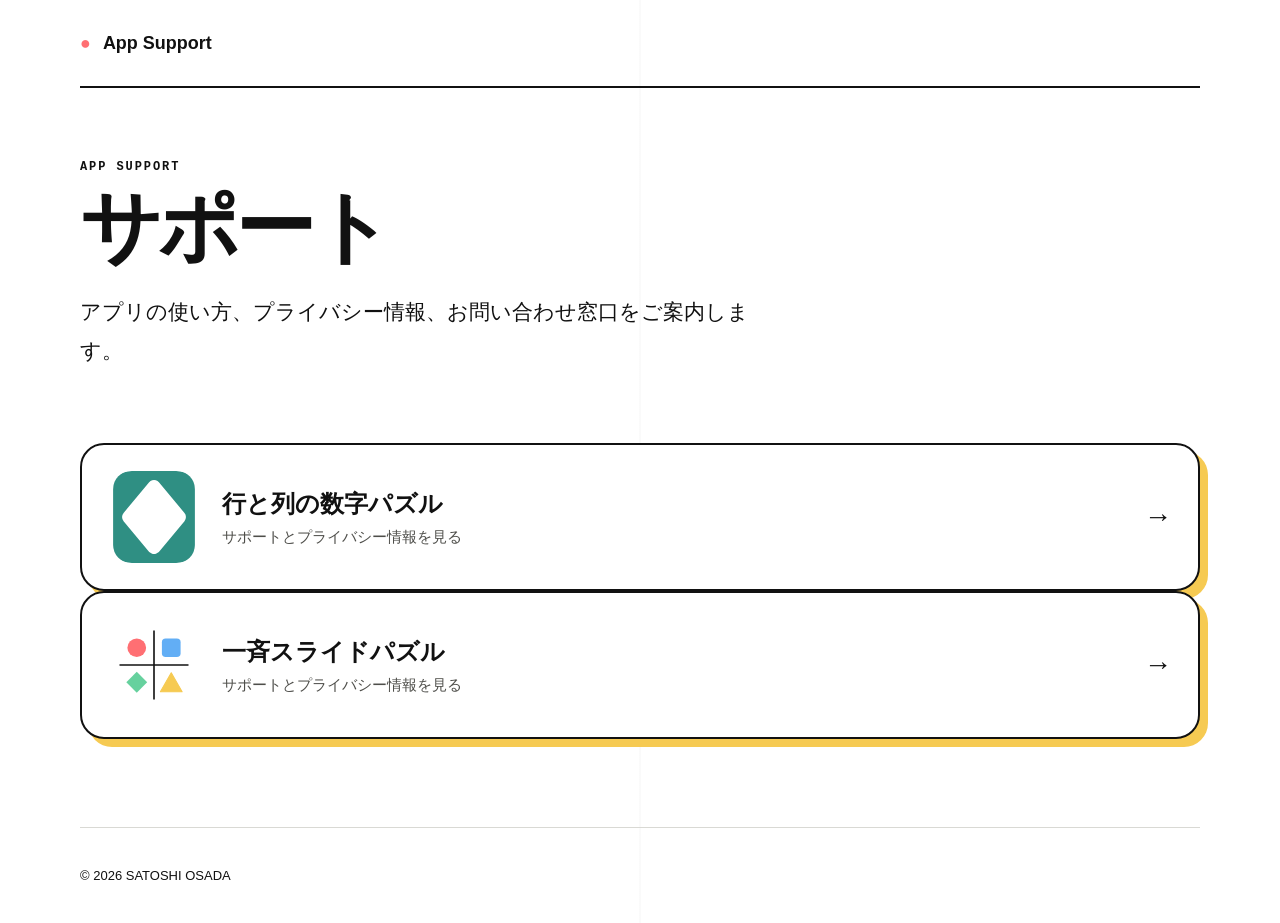
<file: index.html>
<!doctype html>
<html lang="ja">
  <head>
    <meta charset="utf-8" />
    <meta name="viewport" content="width=device-width, initial-scale=1" />
    <meta name="description" content="fonvtes5-techが提供するアプリのサポート情報です。" />
    <meta name="robots" content="index,follow" />
    <title>App Support</title>
    <link rel="icon" href="/assets/simultaneous-slide-puzzle/favicon.svg" type="image/svg+xml" />
    <link rel="stylesheet" href="/assets/site.css" />
  </head>
  <body>
    <main>
      <header class="site-header">
        <a class="brand" href="/" aria-label="App Support ホーム">
          <span class="brand-mark" aria-hidden="true">●</span>
          <span>App Support</span>
        </a>
      </header>

      <section class="portal-hero">
        <p class="eyebrow">APP SUPPORT</p>
        <h1>サポート</h1>
        <p class="lead">アプリの使い方、プライバシー情報、お問い合わせ窓口をご案内します。</p>
      </section>

      <section class="app-list" aria-label="アプリ一覧">
        <a class="app-card" href="/zero-nine-logic/">
          <img src="/assets/zero-nine-logic/app-icon.svg" width="92" height="92" alt="" />
          <span>
            <strong>行と列の数字パズル</strong>
            <small>サポートとプライバシー情報を見る</small>
          </span>
          <span class="arrow" aria-hidden="true">→</span>
        </a>
        <a class="app-card" href="/simultaneous-slide-puzzle/">
          <img src="/assets/simultaneous-slide-puzzle/app-icon.svg" width="92" height="92" alt="" />
          <span>
            <strong>一斉スライドパズル</strong>
            <small>サポートとプライバシー情報を見る</small>
          </span>
          <span class="arrow" aria-hidden="true">→</span>
        </a>
      </section>

      <footer>
        <span>© 2026 SATOSHI OSADA</span>
      </footer>
    </main>
  </body>
</html>
</file>
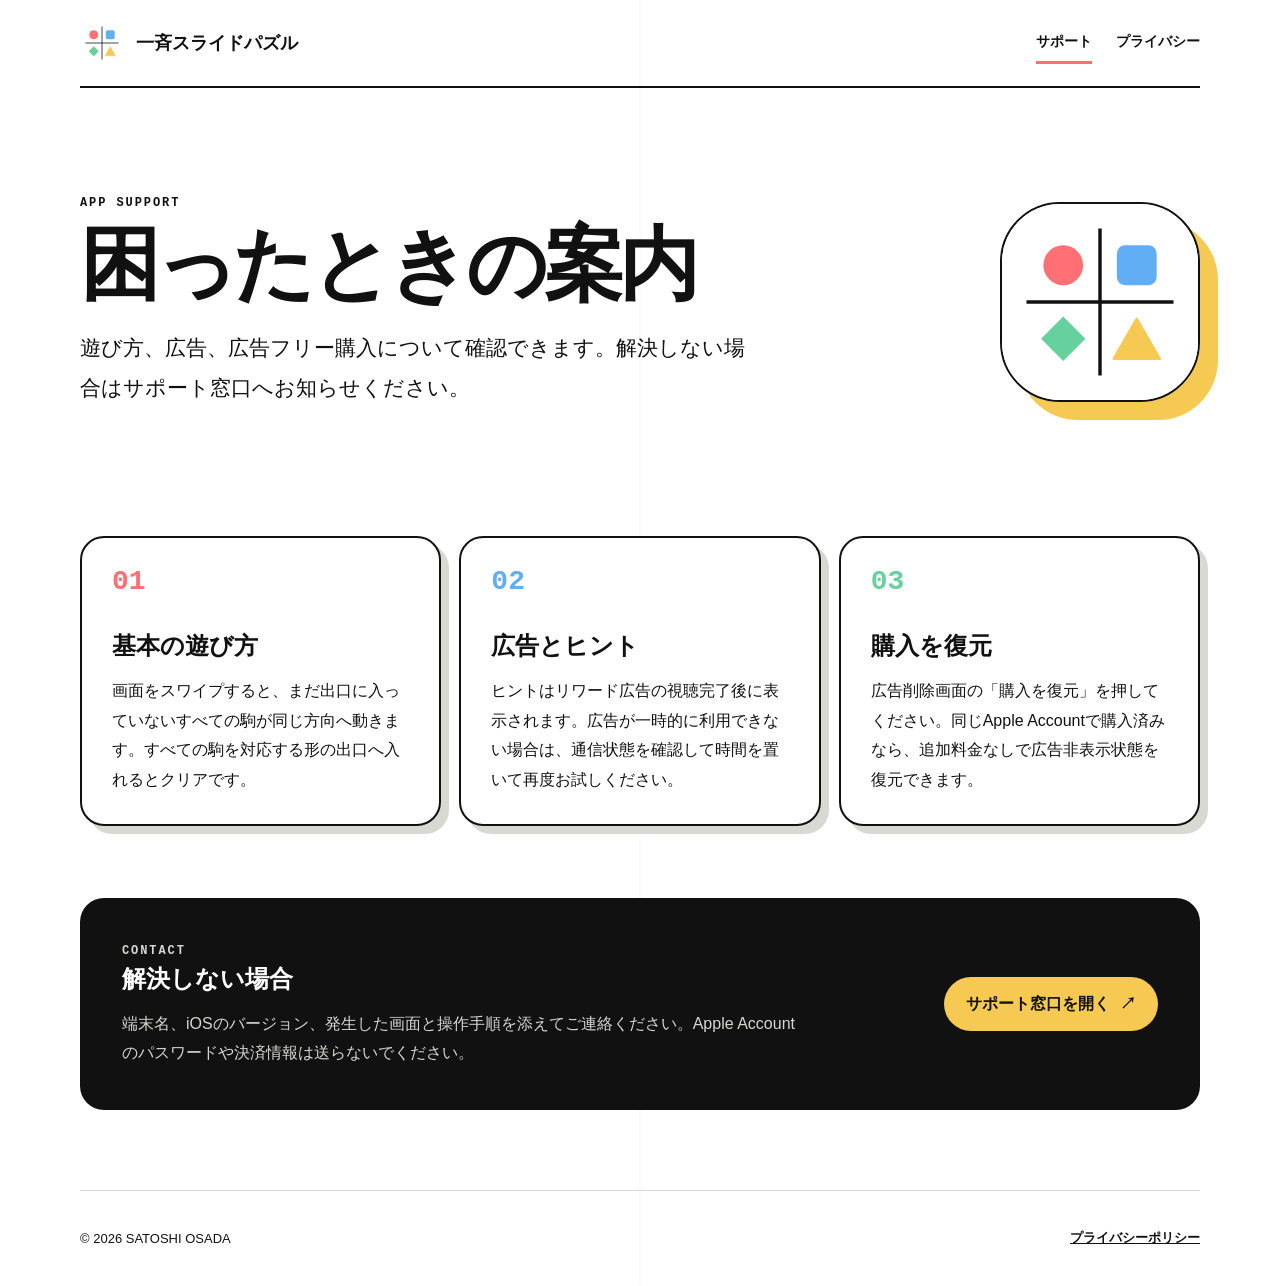
<file: simultaneous-slide-puzzle/index.html>
<!doctype html>
<html lang="ja">
  <head>
    <meta charset="utf-8" />
    <meta name="viewport" content="width=device-width, initial-scale=1" />
    <meta name="description" content="一斉スライドパズルのサポート情報です。" />
    <meta name="robots" content="index,follow" />
    <meta property="og:type" content="website" />
    <meta property="og:locale" content="ja_JP" />
    <meta property="og:title" content="一斉スライドパズル｜サポート" />
    <meta property="og:description" content="一斉スライドパズルのサポートとプライバシー情報です。" />
    <meta property="og:url" content="https://fonvtes5-tech.github.io/simultaneous-slide-puzzle/" />
    <meta property="og:image" content="https://fonvtes5-tech.github.io/assets/simultaneous-slide-puzzle/og.png" />
    <meta name="twitter:card" content="summary_large_image" />
    <title>一斉スライドパズル｜サポート</title>
    <link rel="canonical" href="https://fonvtes5-tech.github.io/simultaneous-slide-puzzle/" />
    <link rel="icon" href="/assets/simultaneous-slide-puzzle/favicon.svg" type="image/svg+xml" />
    <link rel="stylesheet" href="/assets/site.css" />
  </head>
  <body>
    <main>
      <header class="site-header">
        <a class="brand" href="/simultaneous-slide-puzzle/" aria-label="一斉スライドパズル サポート">
          <img src="/assets/simultaneous-slide-puzzle/app-icon.svg" width="44" height="44" alt="" />
          <span>一斉スライドパズル</span>
        </a>
        <nav aria-label="メインナビゲーション">
          <a aria-current="page" href="/simultaneous-slide-puzzle/">サポート</a>
          <a href="/simultaneous-slide-puzzle/privacy/">プライバシー</a>
        </nav>
      </header>

      <section class="hero">
        <div>
          <p class="eyebrow">APP SUPPORT</p>
          <h1>困ったときの案内</h1>
          <p class="lead">遊び方、広告、広告フリー購入について確認できます。解決しない場合はサポート窓口へお知らせください。</p>
        </div>
        <img class="hero-icon" src="/assets/simultaneous-slide-puzzle/app-icon.svg" width="180" height="180" alt="一斉スライドパズルのアプリアイコン" />
      </section>

      <section class="card-grid" aria-label="よくある質問">
        <article class="info-card red-card">
          <span class="card-number" aria-hidden="true">01</span>
          <h2>基本の遊び方</h2>
          <p>画面をスワイプすると、まだ出口に入っていないすべての駒が同じ方向へ動きます。すべての駒を対応する形の出口へ入れるとクリアです。</p>
        </article>
        <article class="info-card blue-card">
          <span class="card-number" aria-hidden="true">02</span>
          <h2>広告とヒント</h2>
          <p>ヒントはリワード広告の視聴完了後に表示されます。広告が一時的に利用できない場合は、通信状態を確認して時間を置いて再度お試しください。</p>
        </article>
        <article class="info-card green-card">
          <span class="card-number" aria-hidden="true">03</span>
          <h2>購入を復元</h2>
          <p>広告削除画面の「購入を復元」を押してください。同じApple Accountで購入済みなら、追加料金なしで広告非表示状態を復元できます。</p>
        </article>
      </section>

      <section class="contact-panel">
        <div>
          <p class="eyebrow">CONTACT</p>
          <h2>解決しない場合</h2>
          <p>端末名、iOSのバージョン、発生した画面と操作手順を添えてご連絡ください。Apple Accountのパスワードや決済情報は送らないでください。</p>
        </div>
        <a class="primary-link" href="https://github.com/fonvtes5-tech/fonvtes5-tech.github.io/issues/new?template=app-support.yml" target="_blank" rel="noreferrer">サポート窓口を開く <span aria-hidden="true">↗</span></a>
      </section>

      <footer>
        <span>© 2026 SATOSHI OSADA</span>
        <a href="/simultaneous-slide-puzzle/privacy/">プライバシーポリシー</a>
      </footer>
    </main>
  </body>
</html>
</file>
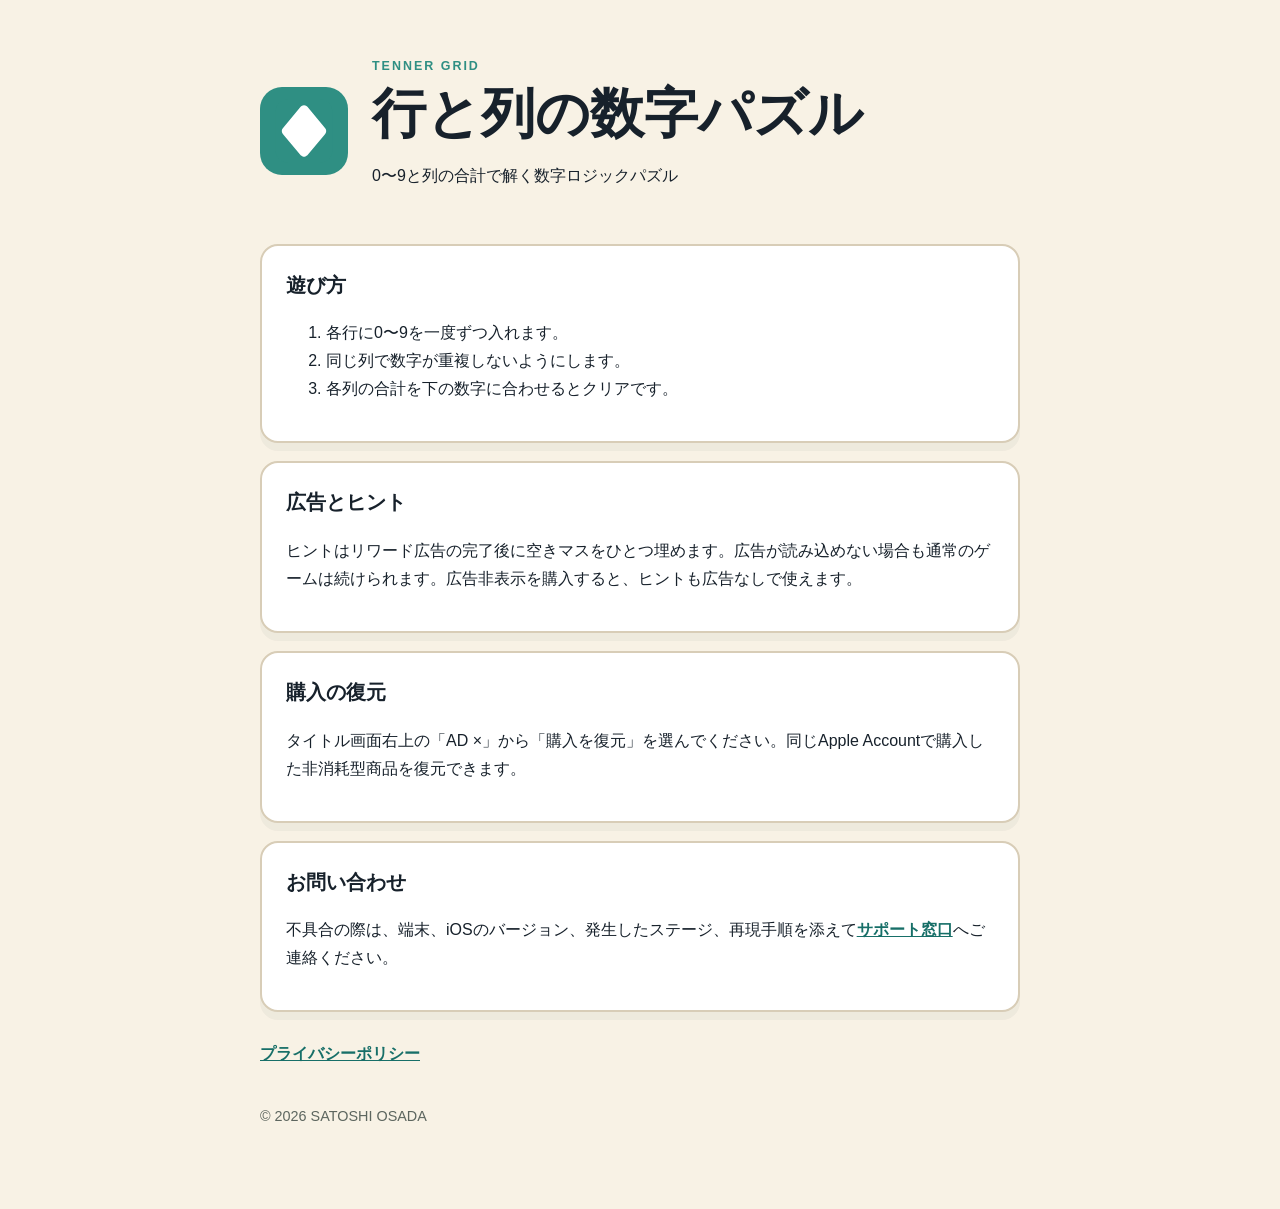
<file: zero-nine-logic/index.html>
<!doctype html>
<html lang="ja">
  <head>
    <meta charset="utf-8" />
    <meta name="viewport" content="width=device-width, initial-scale=1" />
    <meta name="description" content="行と列の数字パズルの遊び方、広告、購入復元、お問い合わせをご案内します。" />
    <meta name="robots" content="index,follow" />
    <meta property="og:type" content="website" />
    <meta property="og:locale" content="ja_JP" />
    <meta property="og:title" content="行と列の数字パズル｜サポート" />
    <meta property="og:description" content="0〜9と列の合計で解くテンナーグリッドのサポート情報です。" />
    <meta property="og:url" content="https://fonvtes5-tech.github.io/zero-nine-logic/" />
    <title>行と列の数字パズル｜サポート</title>
    <link rel="canonical" href="https://fonvtes5-tech.github.io/zero-nine-logic/" />
    <link rel="icon" href="/assets/zero-nine-logic/app-icon.svg" type="image/svg+xml" />
    <link rel="stylesheet" href="/assets/zero-nine-logic/site.css" />
  </head>
  <body>
    <main>
      <header>
        <img src="/assets/zero-nine-logic/app-icon.svg" alt="" width="88" height="88" />
        <div>
          <p class="eyebrow">TENNER GRID</p>
          <h1>行と列の数字パズル</h1>
          <p>0〜9と列の合計で解く数字ロジックパズル</p>
        </div>
      </header>
      <section>
        <h2>遊び方</h2>
        <ol>
          <li>各行に0〜9を一度ずつ入れます。</li>
          <li>同じ列で数字が重複しないようにします。</li>
          <li>各列の合計を下の数字に合わせるとクリアです。</li>
        </ol>
      </section>
      <section>
        <h2>広告とヒント</h2>
        <p>ヒントはリワード広告の完了後に空きマスをひとつ埋めます。広告が読み込めない場合も通常のゲームは続けられます。広告非表示を購入すると、ヒントも広告なしで使えます。</p>
      </section>
      <section>
        <h2>購入の復元</h2>
        <p>タイトル画面右上の「AD ×」から「購入を復元」を選んでください。同じApple Accountで購入した非消耗型商品を復元できます。</p>
      </section>
      <section>
        <h2>お問い合わせ</h2>
        <p>不具合の際は、端末、iOSのバージョン、発生したステージ、再現手順を添えて<a href="https://github.com/fonvtes5-tech/fonvtes5-tech.github.io/issues/new?template=app-support.yml">サポート窓口</a>へご連絡ください。</p>
      </section>
      <nav><a href="privacy/">プライバシーポリシー</a></nav>
      <footer>© 2026 SATOSHI OSADA</footer>
    </main>
  </body>
</html>
</file>
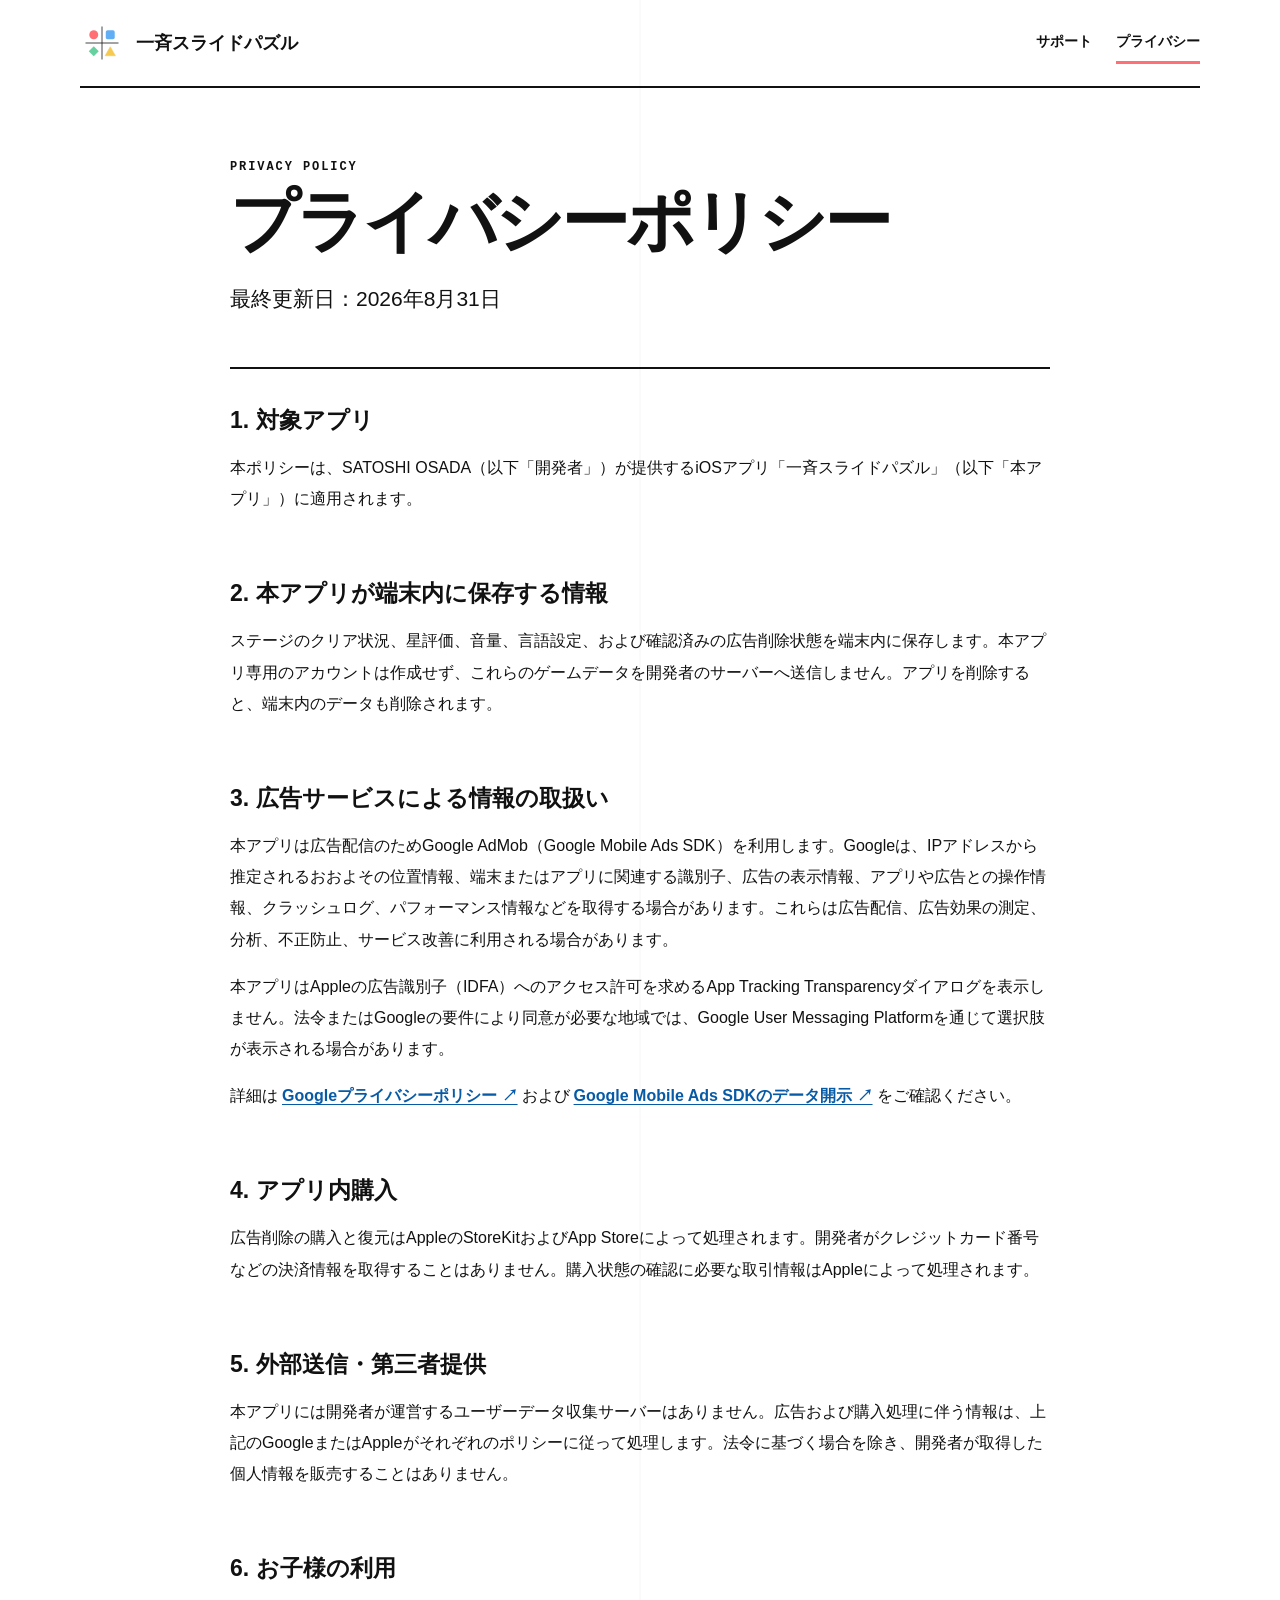
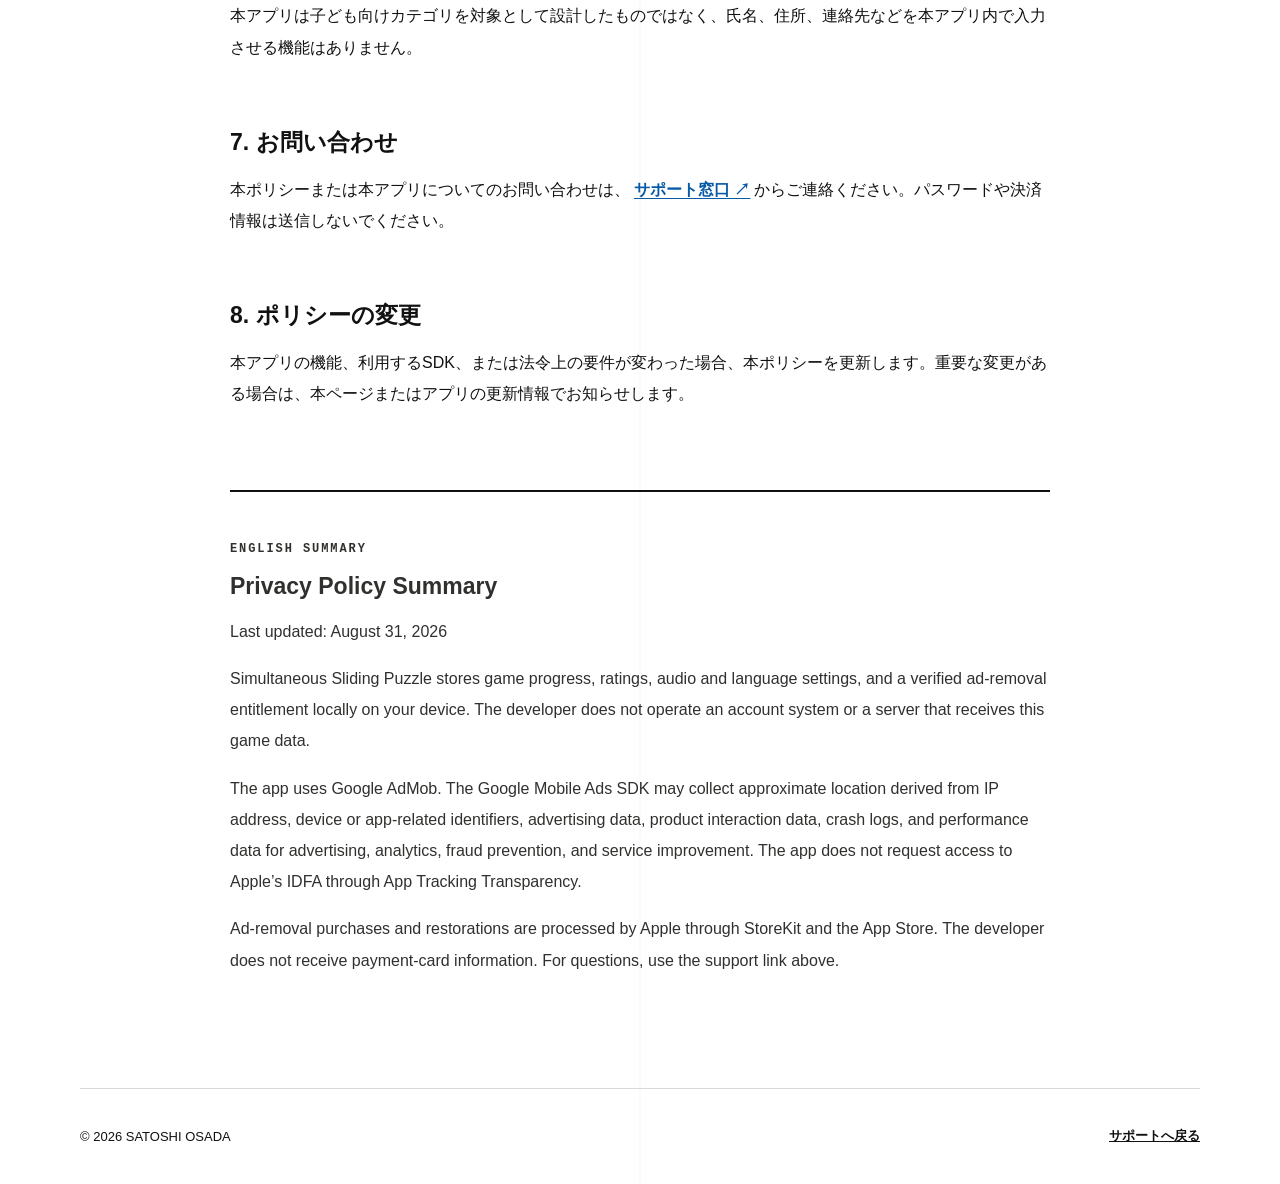
<file: simultaneous-slide-puzzle/privacy/index.html>
<!doctype html>
<html lang="ja">
  <head>
    <meta charset="utf-8" />
    <meta name="viewport" content="width=device-width, initial-scale=1" />
    <meta name="description" content="一斉スライドパズルのプライバシーポリシーです。" />
    <meta name="robots" content="index,follow" />
    <title>プライバシーポリシー｜一斉スライドパズル</title>
    <link rel="canonical" href="https://fonvtes5-tech.github.io/simultaneous-slide-puzzle/privacy/" />
    <link rel="icon" href="/assets/simultaneous-slide-puzzle/favicon.svg" type="image/svg+xml" />
    <link rel="stylesheet" href="/assets/site.css" />
  </head>
  <body>
    <main>
      <header class="site-header">
        <a class="brand" href="/simultaneous-slide-puzzle/" aria-label="一斉スライドパズル サポート">
          <img src="/assets/simultaneous-slide-puzzle/app-icon.svg" width="44" height="44" alt="" />
          <span>一斉スライドパズル</span>
        </a>
        <nav aria-label="メインナビゲーション">
          <a href="/simultaneous-slide-puzzle/">サポート</a>
          <a aria-current="page" href="/simultaneous-slide-puzzle/privacy/">プライバシー</a>
        </nav>
      </header>

      <article class="policy">
        <header class="policy-heading">
          <p class="eyebrow">PRIVACY POLICY</p>
          <h1>プライバシーポリシー</h1>
          <p class="lead">最終更新日：2026年8月31日</p>
        </header>

        <section>
          <h2>1. 対象アプリ</h2>
          <p>本ポリシーは、SATOSHI OSADA（以下「開発者」）が提供するiOSアプリ「一斉スライドパズル」（以下「本アプリ」）に適用されます。</p>
        </section>
        <section>
          <h2>2. 本アプリが端末内に保存する情報</h2>
          <p>ステージのクリア状況、星評価、音量、言語設定、および確認済みの広告削除状態を端末内に保存します。本アプリ専用のアカウントは作成せず、これらのゲームデータを開発者のサーバーへ送信しません。アプリを削除すると、端末内のデータも削除されます。</p>
        </section>
        <section>
          <h2>3. 広告サービスによる情報の取扱い</h2>
          <p>本アプリは広告配信のためGoogle AdMob（Google Mobile Ads SDK）を利用します。Googleは、IPアドレスから推定されるおおよその位置情報、端末またはアプリに関連する識別子、広告の表示情報、アプリや広告との操作情報、クラッシュログ、パフォーマンス情報などを取得する場合があります。これらは広告配信、広告効果の測定、分析、不正防止、サービス改善に利用される場合があります。</p>
          <p>本アプリはAppleの広告識別子（IDFA）へのアクセス許可を求めるApp Tracking Transparencyダイアログを表示しません。法令またはGoogleの要件により同意が必要な地域では、Google User Messaging Platformを通じて選択肢が表示される場合があります。</p>
          <p>詳細は<a class="text-link" href="https://policies.google.com/privacy" target="_blank" rel="noreferrer">Googleプライバシーポリシー ↗</a>および<a class="text-link" href="https://developers.google.com/admob/ios/privacy/data-disclosure" target="_blank" rel="noreferrer">Google Mobile Ads SDKのデータ開示 ↗</a>をご確認ください。</p>
        </section>
        <section>
          <h2>4. アプリ内購入</h2>
          <p>広告削除の購入と復元はAppleのStoreKitおよびApp Storeによって処理されます。開発者がクレジットカード番号などの決済情報を取得することはありません。購入状態の確認に必要な取引情報はAppleによって処理されます。</p>
        </section>
        <section>
          <h2>5. 外部送信・第三者提供</h2>
          <p>本アプリには開発者が運営するユーザーデータ収集サーバーはありません。広告および購入処理に伴う情報は、上記のGoogleまたはAppleがそれぞれのポリシーに従って処理します。法令に基づく場合を除き、開発者が取得した個人情報を販売することはありません。</p>
        </section>
        <section>
          <h2>6. お子様の利用</h2>
          <p>本アプリは子ども向けカテゴリを対象として設計したものではなく、氏名、住所、連絡先などを本アプリ内で入力させる機能はありません。</p>
        </section>
        <section>
          <h2>7. お問い合わせ</h2>
          <p>本ポリシーまたは本アプリについてのお問い合わせは、<a class="text-link" href="https://github.com/fonvtes5-tech/fonvtes5-tech.github.io/issues/new?template=app-support.yml" target="_blank" rel="noreferrer">サポート窓口 ↗</a>からご連絡ください。パスワードや決済情報は送信しないでください。</p>
        </section>
        <section>
          <h2>8. ポリシーの変更</h2>
          <p>本アプリの機能、利用するSDK、または法令上の要件が変わった場合、本ポリシーを更新します。重要な変更がある場合は、本ページまたはアプリの更新情報でお知らせします。</p>
        </section>

        <hr />

        <section lang="en" class="english-policy">
          <p class="eyebrow">ENGLISH SUMMARY</p>
          <h2>Privacy Policy Summary</h2>
          <p>Last updated: August 31, 2026</p>
          <p>Simultaneous Sliding Puzzle stores game progress, ratings, audio and language settings, and a verified ad-removal entitlement locally on your device. The developer does not operate an account system or a server that receives this game data.</p>
          <p>The app uses Google AdMob. The Google Mobile Ads SDK may collect approximate location derived from IP address, device or app-related identifiers, advertising data, product interaction data, crash logs, and performance data for advertising, analytics, fraud prevention, and service improvement. The app does not request access to Apple’s IDFA through App Tracking Transparency.</p>
          <p>Ad-removal purchases and restorations are processed by Apple through StoreKit and the App Store. The developer does not receive payment-card information. For questions, use the support link above.</p>
        </section>
      </article>

      <footer>
        <span>© 2026 SATOSHI OSADA</span>
        <a href="/simultaneous-slide-puzzle/">サポートへ戻る</a>
      </footer>
    </main>
  </body>
</html>
</file>
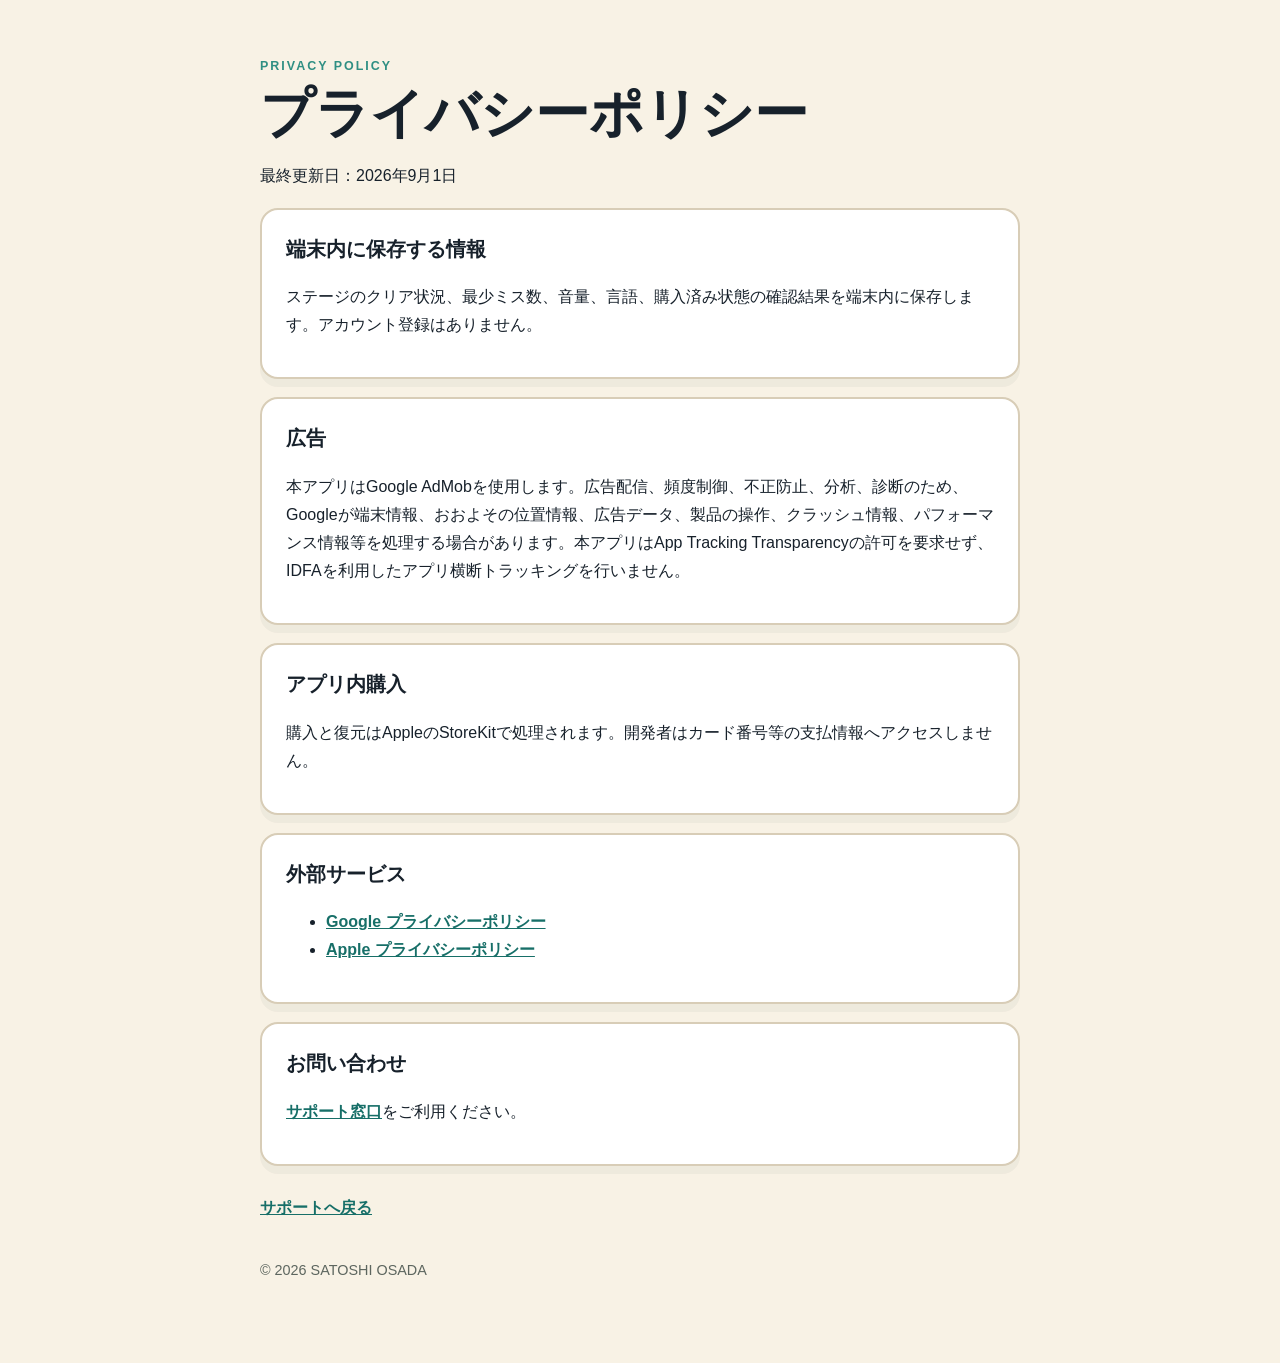
<file: zero-nine-logic/privacy/index.html>
<!doctype html>
<html lang="ja">
  <head>
    <meta charset="utf-8" />
    <meta name="viewport" content="width=device-width, initial-scale=1" />
    <meta name="description" content="行と列の数字パズルのプライバシーポリシー" />
    <meta name="robots" content="index,follow" />
    <title>プライバシーポリシー｜行と列の数字パズル</title>
    <link rel="canonical" href="https://fonvtes5-tech.github.io/zero-nine-logic/privacy/" />
    <link rel="icon" href="/assets/zero-nine-logic/app-icon.svg" type="image/svg+xml" />
    <link rel="stylesheet" href="/assets/zero-nine-logic/site.css" />
  </head>
  <body>
    <main>
      <p class="eyebrow">PRIVACY POLICY</p>
      <h1>プライバシーポリシー</h1>
      <p>最終更新日：2026年9月1日</p>
      <section><h2>端末内に保存する情報</h2><p>ステージのクリア状況、最少ミス数、音量、言語、購入済み状態の確認結果を端末内に保存します。アカウント登録はありません。</p></section>
      <section><h2>広告</h2><p>本アプリはGoogle AdMobを使用します。広告配信、頻度制御、不正防止、分析、診断のため、Googleが端末情報、おおよその位置情報、広告データ、製品の操作、クラッシュ情報、パフォーマンス情報等を処理する場合があります。本アプリはApp Tracking Transparencyの許可を要求せず、IDFAを利用したアプリ横断トラッキングを行いません。</p></section>
      <section><h2>アプリ内購入</h2><p>購入と復元はAppleのStoreKitで処理されます。開発者はカード番号等の支払情報へアクセスしません。</p></section>
      <section><h2>外部サービス</h2><ul><li><a href="https://policies.google.com/privacy">Google プライバシーポリシー</a></li><li><a href="https://www.apple.com/legal/privacy/">Apple プライバシーポリシー</a></li></ul></section>
      <section><h2>お問い合わせ</h2><p><a href="https://github.com/fonvtes5-tech/fonvtes5-tech.github.io/issues/new?template=app-support.yml">サポート窓口</a>をご利用ください。</p></section>
      <nav><a href="../">サポートへ戻る</a></nav>
      <footer>© 2026 SATOSHI OSADA</footer>
    </main>
  </body>
</html>
</file>
<file: assets/site.css>
:root {
  --ink: #111111;
  --paper: #ffffff;
  --line: #d9d9d4;
  --red: #ff6f73;
  --blue: #62aef5;
  --green: #66d19e;
  --yellow: #f6ca52;
  --radius: 24px;
}

* { box-sizing: border-box; }

html {
  background: var(--paper);
  color: var(--ink);
  font-family: "Hiragino Kaku Gothic ProN", "Yu Gothic", "Noto Sans JP", sans-serif;
  scroll-behavior: smooth;
}

body {
  margin: 0;
  background: linear-gradient(90deg, transparent calc(50% - 1px), rgb(17 17 17 / 4%) 50%, transparent calc(50% + 1px)), var(--paper);
}

a { color: inherit; }

main {
  width: min(1120px, calc(100% - 40px));
  margin: 0 auto;
}

.site-header {
  min-height: 88px;
  display: flex;
  align-items: center;
  justify-content: space-between;
  gap: 24px;
  border-bottom: 2px solid var(--ink);
}

.brand {
  display: inline-flex;
  align-items: center;
  gap: 12px;
  font-size: 18px;
  font-weight: 800;
  text-decoration: none;
}

.brand img { border-radius: 12px; }
.brand-mark { color: var(--red); }

nav {
  display: flex;
  gap: 24px;
  font-size: 14px;
  font-weight: 700;
}

nav a {
  padding: 10px 0;
  text-decoration: none;
  border-bottom: 3px solid transparent;
}

nav a[aria-current="page"], nav a:hover { border-color: var(--red); }

.portal-hero, .hero {
  padding: 72px 0 64px;
}

.portal-hero { max-width: 780px; }

.hero {
  min-height: 420px;
  display: grid;
  grid-template-columns: minmax(0, 1fr) auto;
  align-items: center;
  gap: 60px;
}

.eyebrow {
  margin: 0 0 12px;
  font: 800 12px/1.2 ui-monospace, SFMono-Regular, Menlo, monospace;
  letter-spacing: 0.16em;
}

h1, h2, p { margin-top: 0; }

h1 {
  max-width: 760px;
  margin-bottom: 22px;
  font-size: clamp(44px, 8vw, 80px);
  line-height: 1.04;
  letter-spacing: -0.055em;
}

.lead {
  max-width: 680px;
  margin-bottom: 0;
  font-size: clamp(17px, 2vw, 21px);
  line-height: 1.9;
}

.hero-icon {
  width: clamp(132px, 18vw, 200px);
  height: auto;
  border: 2px solid var(--ink);
  border-radius: 30%;
  box-shadow: 18px 18px 0 var(--yellow);
}

.app-list { padding: 8px 0 88px; }

.app-card {
  display: grid;
  grid-template-columns: auto 1fr auto;
  align-items: center;
  gap: 22px;
  padding: 26px;
  border: 2px solid var(--ink);
  border-radius: var(--radius);
  background: var(--paper);
  box-shadow: 8px 8px 0 var(--yellow);
  text-decoration: none;
}

.app-card img { border-radius: 24px; }
.app-card strong, .app-card small { display: block; }
.app-card strong { margin-bottom: 8px; font-size: 24px; }
.app-card small { color: #4e4e4a; font-size: 15px; }
.app-card .arrow { font-size: 28px; font-weight: 800; }

.card-grid {
  display: grid;
  grid-template-columns: repeat(3, 1fr);
  gap: 18px;
  padding: 28px 0 72px;
}

.info-card {
  min-height: 290px;
  padding: 30px;
  border: 2px solid var(--ink);
  border-radius: var(--radius);
  background: var(--paper);
  box-shadow: 8px 8px 0 var(--line);
}

.card-number {
  display: inline-block;
  margin-bottom: 34px;
  font: 900 28px/1 ui-monospace, SFMono-Regular, Menlo, monospace;
}

.red-card .card-number { color: var(--red); }
.blue-card .card-number { color: var(--blue); }
.green-card .card-number { color: var(--green); }

.info-card h2, .contact-panel h2 {
  margin-bottom: 14px;
  font-size: 24px;
}

.info-card p, .contact-panel p {
  margin-bottom: 0;
  line-height: 1.85;
}

.contact-panel {
  display: grid;
  grid-template-columns: 1fr auto;
  align-items: center;
  gap: 40px;
  margin-bottom: 80px;
  padding: 42px;
  border-radius: var(--radius);
  background: var(--ink);
  color: var(--paper);
}

.contact-panel p {
  max-width: 680px;
  color: #d7d7d2;
}

.primary-link {
  display: inline-flex;
  align-items: center;
  gap: 10px;
  min-height: 54px;
  padding: 0 22px;
  border-radius: 999px;
  background: var(--yellow);
  color: var(--ink);
  font-weight: 800;
  text-decoration: none;
  white-space: nowrap;
}

.primary-link:hover { transform: translateY(-2px); }

footer {
  min-height: 96px;
  display: flex;
  align-items: center;
  justify-content: space-between;
  gap: 24px;
  border-top: 1px solid var(--line);
  font-size: 13px;
}

footer a { font-weight: 700; }

.policy {
  width: min(820px, 100%);
  margin: 0 auto;
  padding: 72px 0 84px;
}

.policy-heading {
  padding-bottom: 48px;
  border-bottom: 2px solid var(--ink);
}

.policy-heading h1 { font-size: clamp(42px, 7vw, 68px); }
.policy section { padding: 36px 0 12px; }
.policy section h2 { margin-bottom: 16px; font-size: 23px; }
.policy section p { line-height: 1.95; }

.policy hr {
  margin: 52px 0 10px;
  border: 0;
  border-top: 2px solid var(--ink);
}

.english-policy { color: #30302e; }

.text-link {
  display: inline;
  margin-inline: 4px;
  color: #075aa6;
  font-weight: 700;
  text-underline-offset: 3px;
}

@media (max-width: 760px) {
  main { width: min(100% - 28px, 620px); }
  .site-header { min-height: 74px; }
  .brand span:not(.brand-mark) { display: none; }
  nav { gap: 16px; }
  .portal-hero, .hero { padding: 54px 0; }
  .hero { min-height: auto; grid-template-columns: 1fr; gap: 36px; }
  .hero-icon { grid-row: 1; width: 118px; box-shadow: 10px 10px 0 var(--yellow); }
  .card-grid { grid-template-columns: 1fr; padding-bottom: 54px; }
  .info-card { min-height: 0; }
  .contact-panel { grid-template-columns: 1fr; padding: 30px; }
  .primary-link { justify-content: center; }
  .policy { padding-top: 54px; }
  .app-card { grid-template-columns: auto 1fr; }
  .app-card .arrow { display: none; }
  footer { align-items: flex-start; flex-direction: column; justify-content: center; }
}
</file>
<file: assets/zero-nine-logic/site.css>
:root{color-scheme:light;--paper:#f8f2e5;--ink:#17212b;--accent:#2f8f83;--line:#d8cdb7}*{box-sizing:border-box}body{margin:0;background:var(--paper);color:var(--ink);font-family:-apple-system,BlinkMacSystemFont,"Hiragino Sans","Yu Gothic",sans-serif;line-height:1.75}main{width:min(760px,calc(100% - 36px));margin:0 auto;padding:56px 0 80px}header{display:flex;align-items:center;gap:24px;margin-bottom:38px}header img{background:var(--accent);border-radius:22px;padding:12px}h1{font-size:clamp(2rem,7vw,3.4rem);line-height:1.15;margin:.1em 0}h2{font-size:1.25rem;margin-top:0}section{background:#fff;border:2px solid var(--line);border-radius:18px;padding:22px 24px;margin:18px 0;box-shadow:0 8px 0 rgba(23,33,43,.04)}a{color:#176f68;font-weight:700}.eyebrow{color:var(--accent);font-size:.78rem;font-weight:800;letter-spacing:.16em;margin:0}nav{margin-top:28px}footer{margin-top:36px;color:#5d665f;font-size:.9rem}@media(max-width:560px){header{align-items:flex-start}header img{width:72px;height:72px}section{padding:18px}}
</file>
